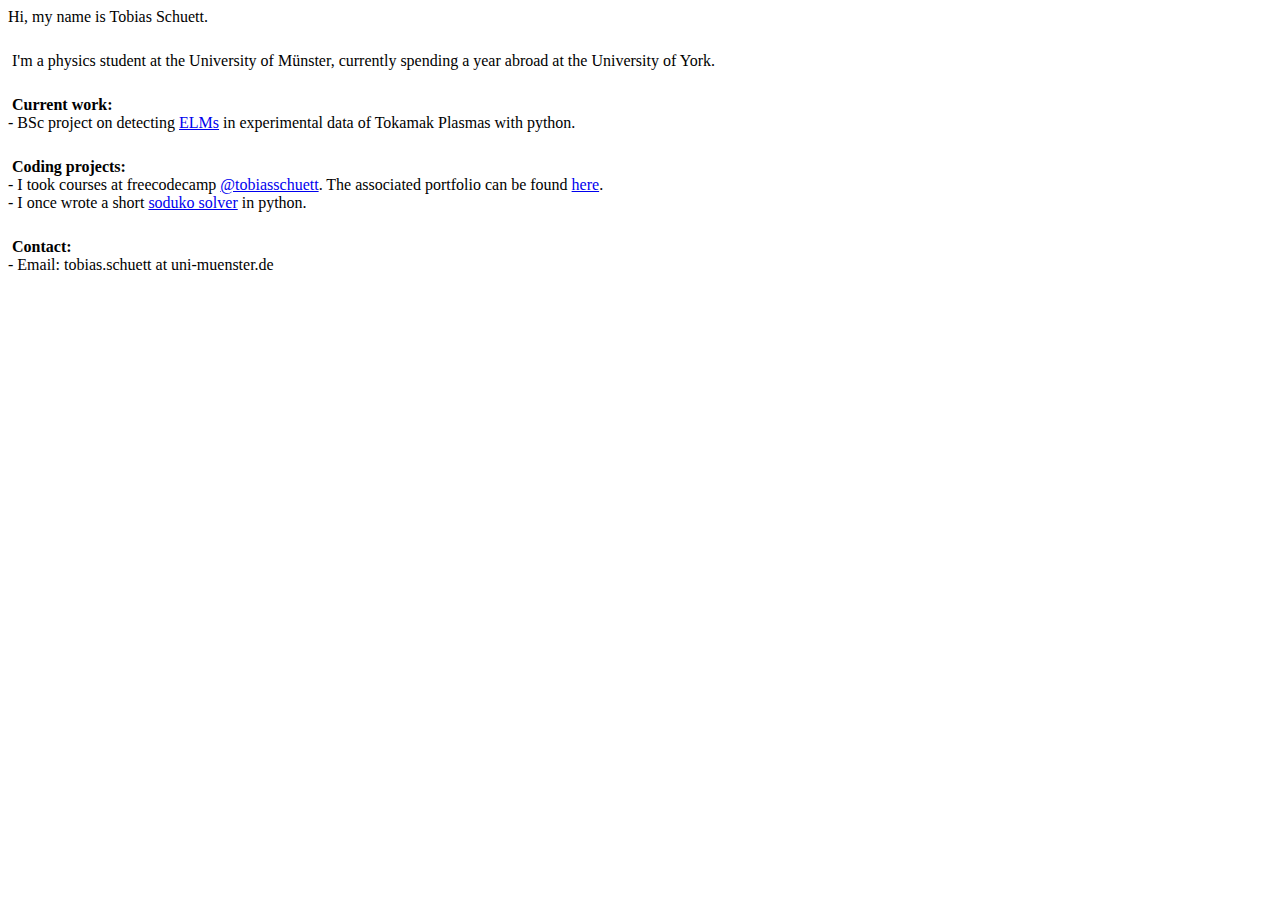
<file: index.html>
<!DOCTYPE html>
<html>
<head>
    <meta charset="utf-8"/>
    <title>Tobias Schuett</title>
    <meta name="viewport" content="width=device-width, initial-scale=1">
</head>
<body>
    Hi, my name is Tobias Schuett. <br>
    <img vspace=20>
    I'm a physics student at the University of Münster, currently spending a year abroad at the University of York. <br>
    <img vspace=20>
    <b>Current work: </b><br>
    - BSc project on detecting <a href="https://en.wikipedia.org/wiki/Edge-localized_mode">ELMs</a> in experimental data of Tokamak Plasmas with python. <br>
    <img vspace=20>
    <b>Coding projects: </b><br>
    - I took courses at freecodecamp <a href="https://www.freecodecamp.org/tobiasschuett">@tobiasschuett</a>. The associated portfolio can be found
    <a href="https://tobiasschuett.github.io/fcc.html">here</a>. <br>
    - I once wrote a short <a href="https://github.com/tobiasschuett/Soduko">soduko solver</a> in python.<br>
    <img vspace=20>
    <b>Contact: </b><br>
    - Email: tobias.schuett at uni-muenster.de <br>



</body>
</html>
</file>
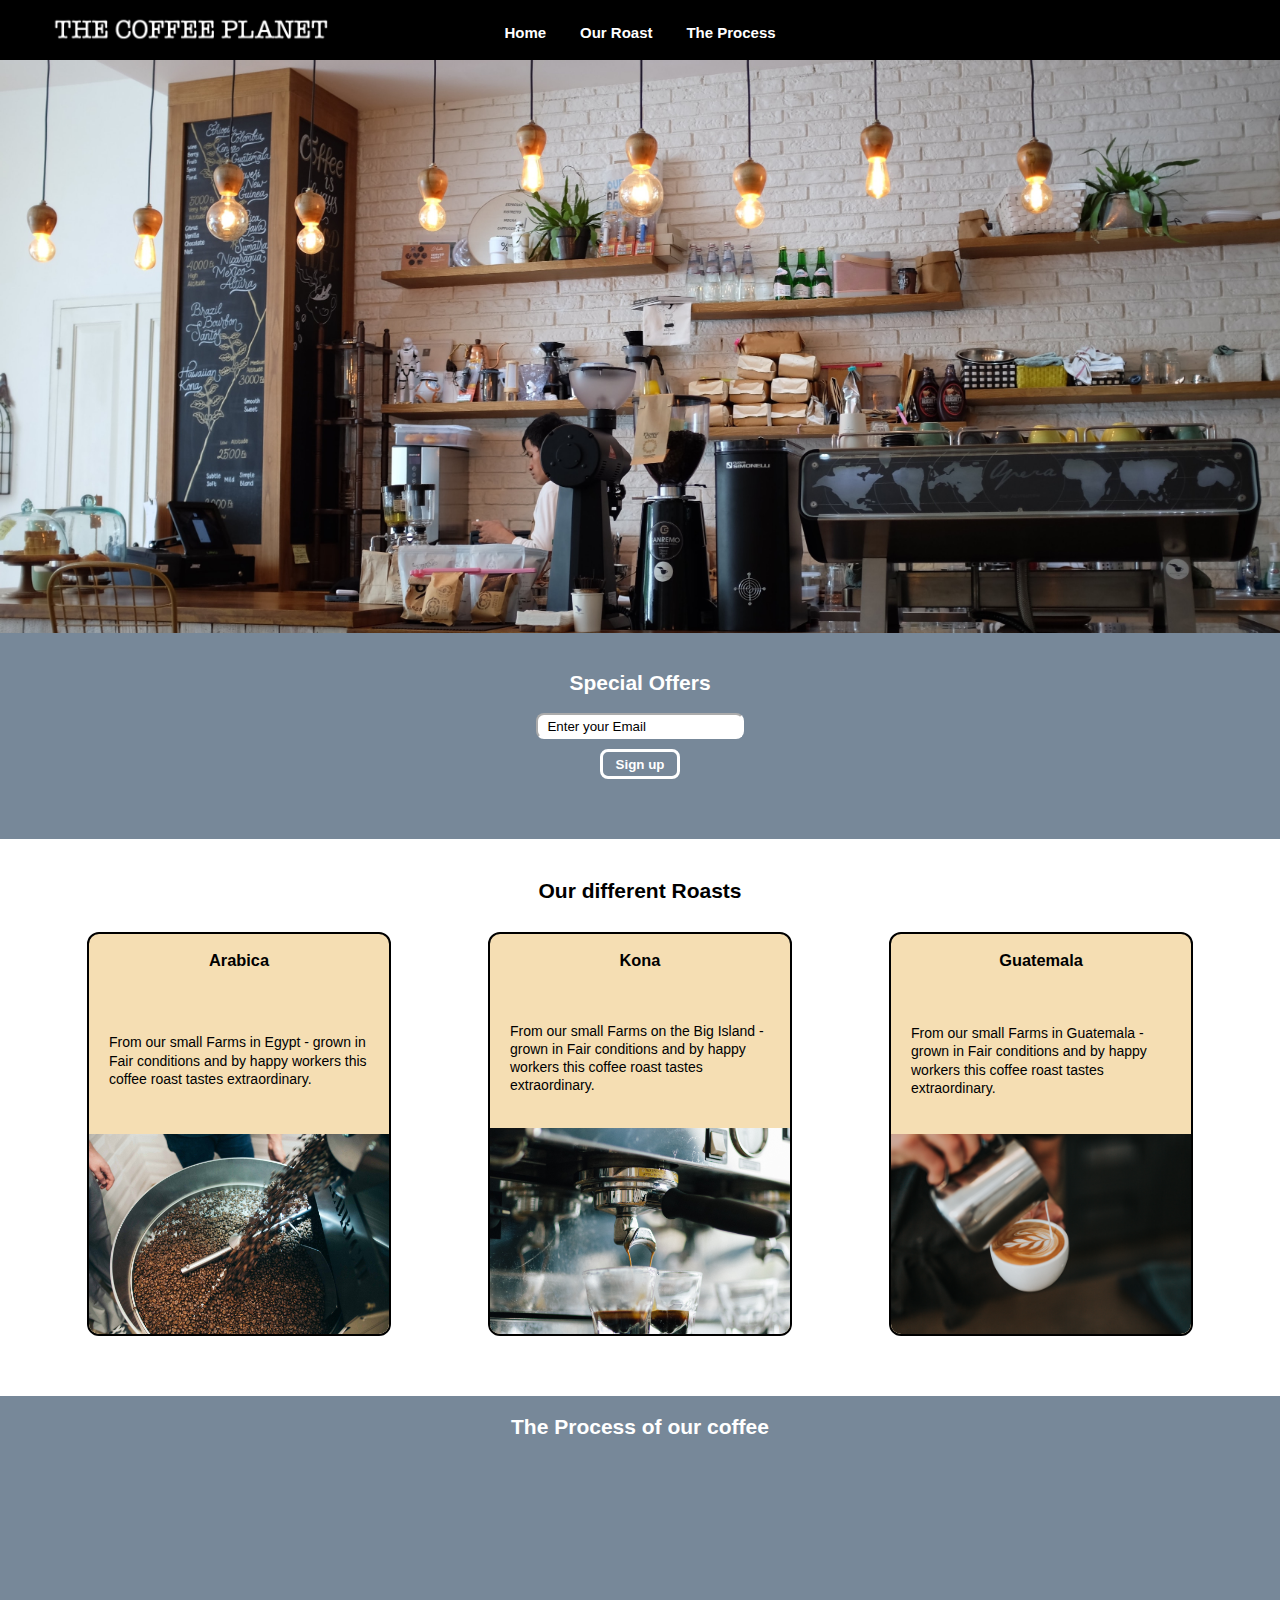
<file: productlandingpage.html>
<!DOCTYPE html>
<html>
<head>
    <meta charset="utf-8"/>
    <title>product landing page</title>
    <meta name="viewport" content="width=device-width, initial-scale=1">
    <link rel="stylesheet" type="text/css" media="screen" href="productlandingpage.css" />
</head>
<body>
    <script src="https://cdn.freecodecamp.org/testable-projects-fcc/v1/bundle.js"></script>
    <header id="header">
        <img id="header-img" src="coffeeplanetlogo.png">
        <nav id="nav-bar">
            <a class="nav-link" href="#home">Home</a>
            <a class="nav-link" href="#ourroast">Our Roast</a>
            <a class="nav-link" href="#story">The Process</a>
        </nav>    
    </header>
    <main>

        <span id="home">
          <img id="homeimage" src="coffeehouse2.jpg"><br>
           <h2>Special Offers</h2>
           <form id="form" action="https://www.freecodecamp.com/email-submit" method="GET">
               <label id="email-label" for="email">
                    <input id="email" name="email" type="email" placeholder="  Enter your Email" required>
               </label>
               <input id="submit" type="submit" value="Sign up">
           </form>
           
        </span>
        
        <span id="ourroast">
            <h2>Our different Roasts</h2>
            <span id="cardcontainer">
            <div id="arabica">
                <h3>Arabica</h3>
                <p>From our small Farms in Egypt - grown in Fair conditions and by happy workers this coffee roast tastes extraordinary.</p>
                <img id="arabicapic" src="coffeeproduction.jpg">
            </div>
            <div id="kona">
                <h3>Kona</h3>
                <p>From our small Farms on the Big Island - grown in Fair conditions and by happy workers this coffee roast tastes extraordinary.</p>
                <img id="konapic" src="coffeeproduction2.jpg">
            </div>
            <div id="guatemala">
                <h3>Guatemala</h3>
                <p>From our small Farms in Guatemala - grown in Fair conditions and by happy workers this coffee roast tastes extraordinary.</p>
                <img id="guatemalapic" src="coffeeproduction3.jpg">
            </div>
            </span>
            <div id="story">
                <h2>The Process of our coffee</h2>
                    <iframe id="video" src="https://www.youtube.com/embed/6Lz6Hw320bs" width="560" height="315" frameborder="0" style="border:0" allowfullscreen>
                    </iframe>
            </div>
        </span>

    </main>
    <footer>

    </footer>
</body>
</html>
</file>
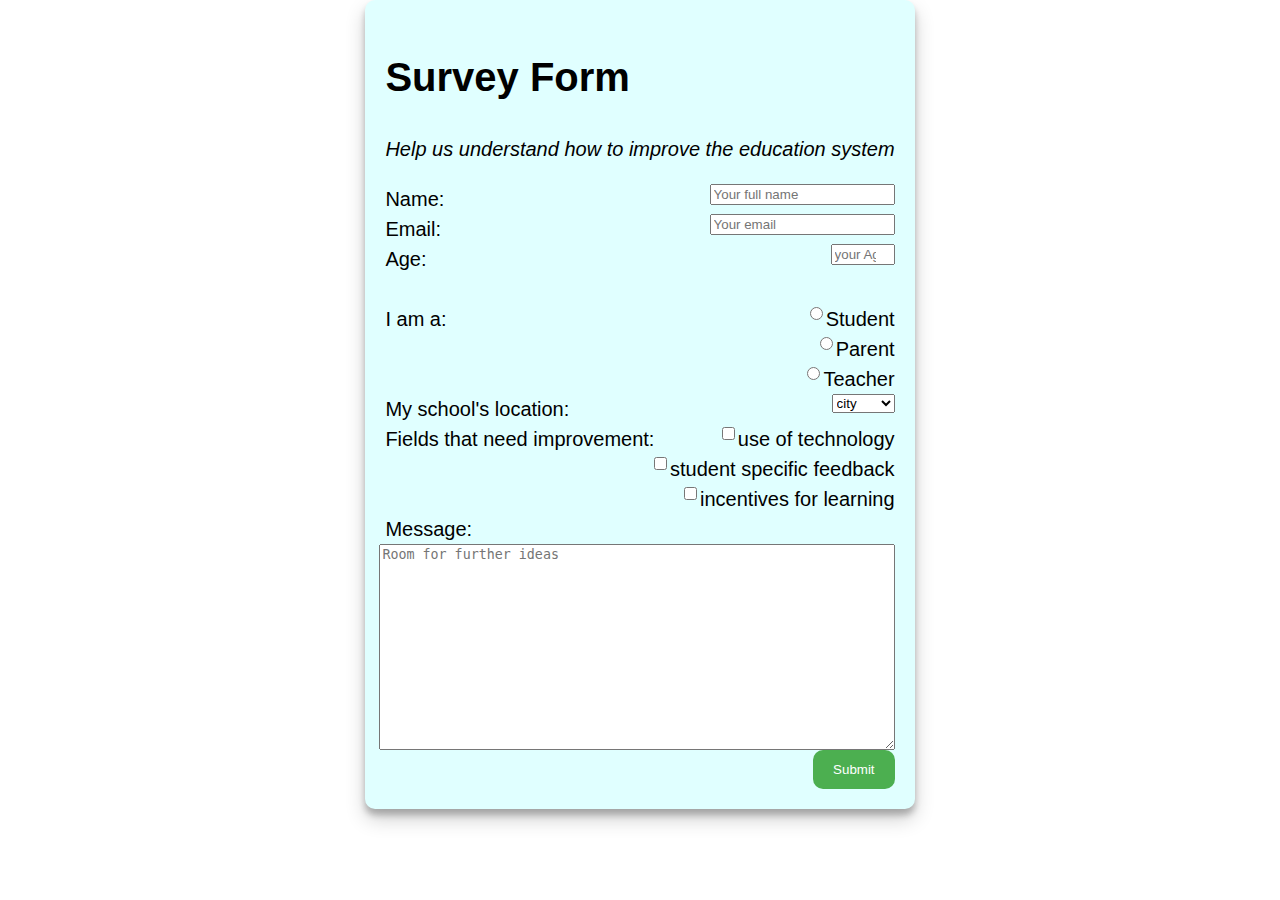
<file: surveyform.html>
<!DOCTYPE html>
<html>
    <head>
        <meta charset="utf-8" />
        <title>Survey Form</title>
        <meta name="viewport" content="width=device-width, initial-scale=1">
        <link rel="stylesheet" type="text/css" media="screen" href="surveyform.css"/>      
    </head>
    <body>
            <script src="https://cdn.freecodecamp.org/testable-projects-fcc/v1/bundle.js"></script>
        <main>
            <div id="container">
            <h1 id="title">Survey Form</h1>
            <p id="description">Help us understand how to improve the education system</p>
            <form id="survey-form">
                <label id="name-label" for="name">Name:  
                <input id="name" type="text" placeholder="Your full name" required></label> <br>

                <label id="email-label" for="email">Email:  
                <input id="email" type="email" placeholder="Your email" required></label> <br>

                <label id="number-label" for="number">Age:      
                <input id="number" type="number" placeholder="your Age" min="1" max="100" required></label> <br><br>

                <div class="radio">
                    I am a:
                    <label for="student"> 
                    <span id="answer">Student</span><input id="student" type="radio" name="student-parent-teacher" value="attribute">
                    </label> <br>
                    <label for="parent"> 
                    <span id="answer">Parent</span><input id="parent" type="radio" name="student-parent-teacher" value="attribute">
                    </label> <br>
                    <label for="teacher"> 
                    <span id="answer">Teacher</span><input id="teacher" type="radio" name="student-parent-teacher" value="attribute">
                    </label> <br>
                </div>

                <div id="dropdown">
                My school's location:
                <select id="location" name="location">
                        <option value="city">city</option>
                        <option value="suburb">suburb</option>
                        <option value="town">town</option>
                        <option value="rural">rural</option>
                </select> <br>
                </div>
                
                <div class="checkbox">
                    Fields that need improvement:
                    <label for="tech">
                            <span id="answer">use of technology</span><input id="tech" type="checkbox" name="tech-person-incentive" value="attribute">   
                    </label><br>
                    <label for="person">
                            <span id="answer">student specific feedback</span><input id="person" type="checkbox" name="tech-person-incentive" value="attribute">  
                    </label><br>
                    <label for="incent">
                            <span id="answer">incentives for learning</span><input id="incent" type="checkbox" name="tech-person-incentive" value="attribute"> 
                    </label><br>
                </div>
                <label for="Nachricht">Message:</label> <br>
                <textarea id="Nachricht" name="Nachricht" style="height:200px" placeholder="Room for further ideas"></textarea> <br>
                <button id="submit" type="submit">Submit</button><br>
            </form>
            </div>
        </main>
    </body>
</html>
</file>
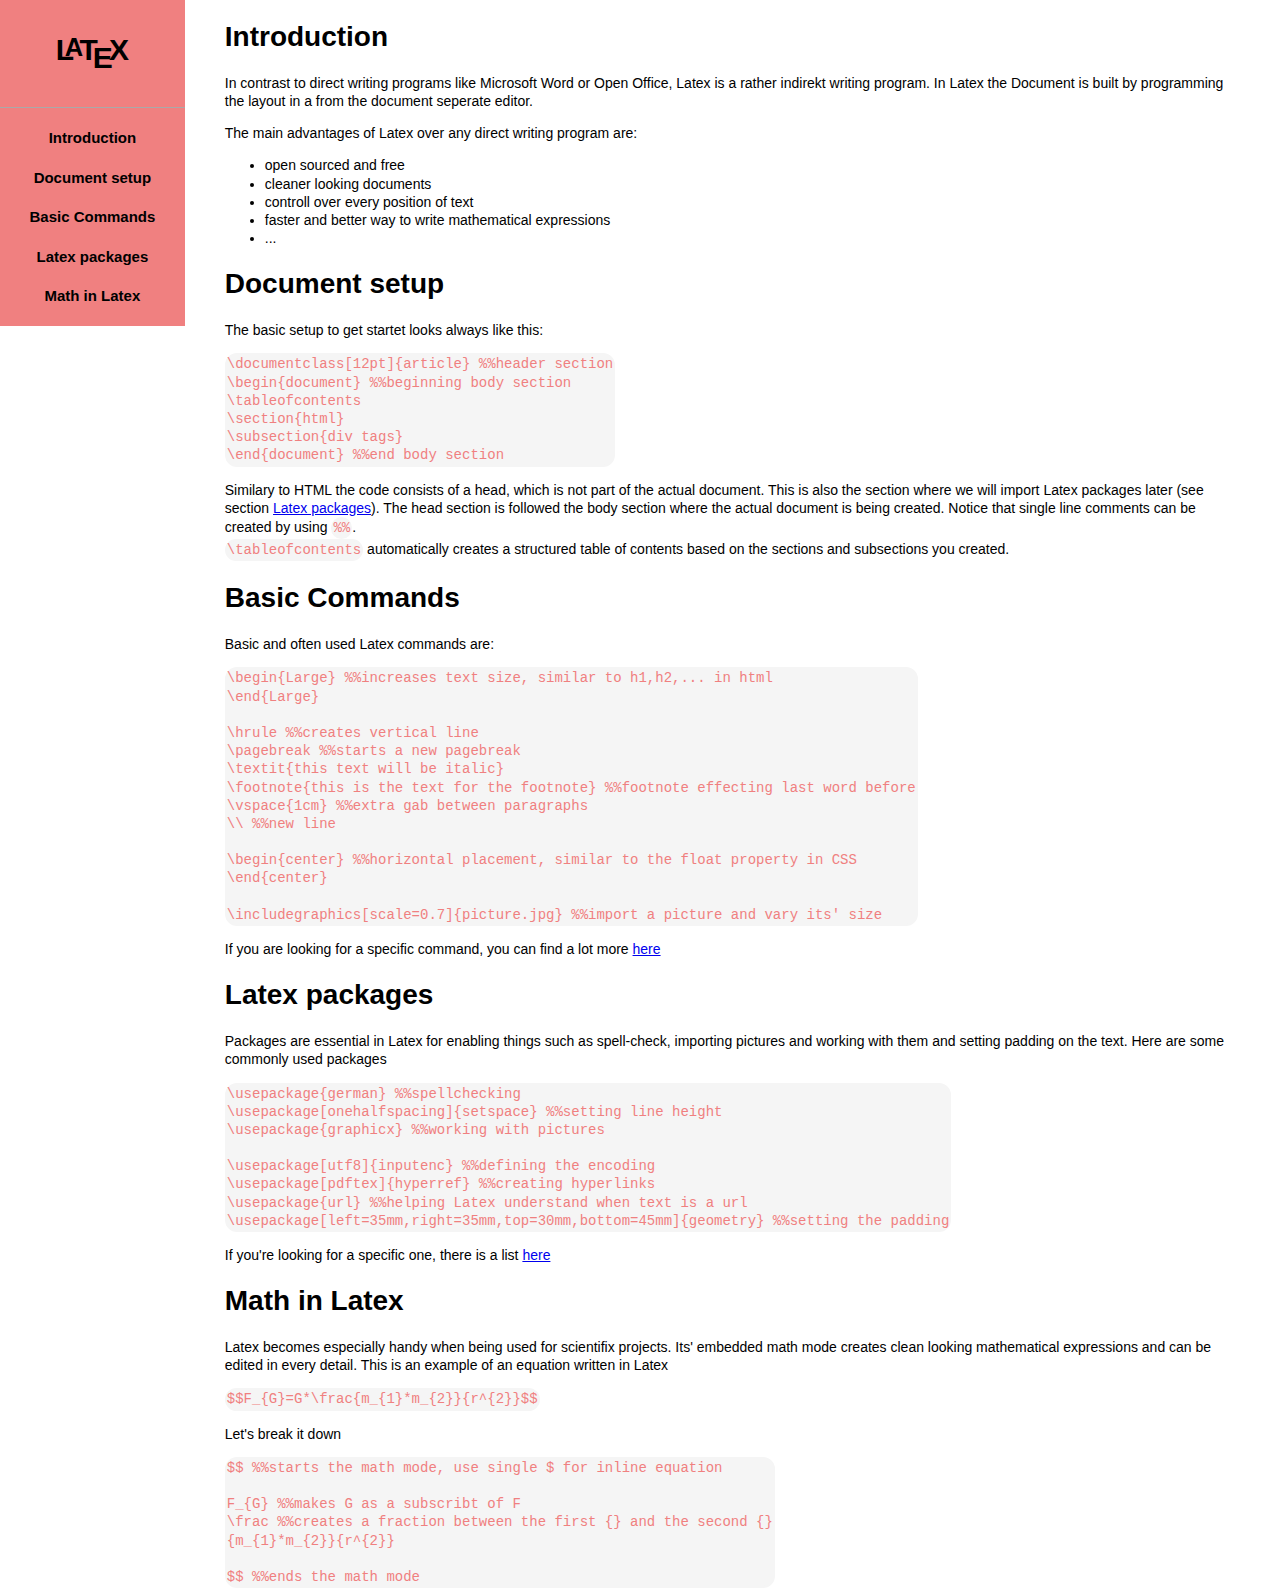
<file: techdocpage.html>
<!DOCTYPE html5>
<html>
<head>
    <meta charset="utf-8"/>
    <title>Technical Documentation Page</title>
    <meta name="viewport" content="width=device-width, initial-scale=1">
    <link rel="stylesheet" type="text/css" media="screen" href="techdocpage.css" />
</head>
<body>
    <script src="https://cdn.freecodecamp.org/testable-projects-fcc/v1/bundle.js"></script>
    <nav id="navbar">
        <header id="navheader"><h1><span class="latex">L<sup>a</sup>T<sub>e</sub>X</span></h1></header>
        <a id="Introduction-link" class="nav-link" href="#Introduction">Introduction</a>
        <a id="Document_setup-link" class="nav-link" href="#Document_setup">Document setup</a>
        <a id="Basic_commands-link" class="nav-link" href="#Basic_commands">Basic Commands</a>
        <a id="Latex_packages-link" class="nav-link" href="#Latex_packages">Latex packages</a>
        <a id="Math_in_Latex-link" class="nav-link" href="#Math_in_Latex">Math in Latex</a> 
    </nav>
    <main id="main-doc">
        <section id="Introduction" class="main-section"> 
            <header>
                <h1>Introduction</h1>
            </header>
            <p>
                In contrast to direct writing programs like Microsoft Word or Open Office, Latex is a rather indirekt writing program.
                In Latex the Document is built by programming the layout in a from the document seperate editor.
            </p>
            <p>The main advantages of Latex over any direct writing program are:</p>
            <ul>
                <li>open sourced and free</li>
                <li>cleaner looking documents</li>
                <li>controll over every position of text</li>
                <li>faster and better way to write mathematical expressions</li>
                <li>...</li>
            </ul>
        </section>
        <section id="Document_setup" class="main-section"> 
                <header>
                    <h1>Document setup</h1> 
                </header>
                <p>The basic setup to get startet looks always like this:</p>
                <div class="codecontainer">
                <code>
                    \documentclass[12pt]{article} %%header section <br>
                    \begin{document}  %%beginning body section<br>
                    \tableofcontents  <br>
                    \section{html}   <br>
                        \subsection{div tags}   <br>
                    \end{document}    %%end body section<br>
                </code>
                </div>
                <p>Similary to HTML the code consists of a head, which is not part of the actual document. This is also the section where we 
                    will import Latex packages later (see section <a id="Latex_packages-linkintext" href="#Latex_packages">Latex packages</a>).
                    The head section is followed the body section where the actual document is being created. Notice that single line comments can be created 
                    by using <span class="codecontainer"><code>%%</code></span>.<br>
                    <span class="codecontainer"><code>\tableofcontents</code></span> automatically creates a structured table of contents based on
                    the sections and subsections you created. 
                </p>
        </section>
        <section id="Basic_commands" class="main-section">
                <header>
                    <h1>Basic Commands</h1>
                </header>
                <p>Basic and often used Latex commands are:</p>
                <div class="codecontainer">
                <code>
                    \begin{Large} %%increases text size, similar to h1,h2,... in html <br>
                    \end{Large} <br><br>

                    \hrule %%creates vertical line <br>
                    \pagebreak  %%starts a new pagebreak <br>
                    \textit{this text will be italic} <br>
                    \footnote{this is the text for the footnote} %%footnote effecting last word before <br>
                    \vspace{1cm} %%extra gab between paragraphs <br>
                    \\ %%new line <br><br>

                    \begin{center} %%horizontal placement, similar to the float property in CSS <br>
                    \end{center} <br><br>

                    \includegraphics[scale=0.7]{picture.jpg} %%import a picture and vary its' size <br>
                </code>
                </div>
                <p>If you are looking for a specific command, you can find a lot more <a href="https://en.wikibooks.org/wiki/LaTeX">here</a></p>    
        </section>
        <section id="Latex_packages" class="main-section"> 
                <header>
                    <h1>Latex packages</h1>
                </header>   
                <p>Packages are essential in Latex for enabling things such as spell-check, 
                    importing pictures and working with them and setting padding on the text.
                    Here are some commonly used packages</p>
                    <div class="codecontainer">
                    <code>
                            \usepackage{german} %%spellchecking <br>
                            \usepackage[onehalfspacing]{setspace} %%setting line height <br>
                            \usepackage{graphicx} %%working with pictures <br><br>
                            
                            \usepackage[utf8]{inputenc} %%defining the encoding <br>
                            \usepackage[pdftex]{hyperref} %%creating hyperlinks <br>
                            \usepackage{url} %%helping Latex understand when text is a url <br>
                            \usepackage[left=35mm,right=35mm,top=30mm,bottom=45mm]{geometry} %%setting the padding <br>
                    </code>
                    </div>
                <p>If you're looking for a specific one, there is a list <a href="https://en.wikibooks.org/wiki/LaTeX">here</a></p>
        </section>
        <section id="Math_in_Latex" class="main-section"> 
                <header>
                    <h1>Math in Latex</h1>
                </header>
                <p>Latex becomes especially handy when being used for scientifix projects. Its' embedded math mode creates 
                    clean looking mathematical expressions and can be edited in every detail.
                    This is an example of an equation written in Latex</p>
                <div class="codecontainer">   
                <code>
                        $$F_{G}=G*\frac{m_{1}*m_{2}}{r^{2}}$$
                </code>
                </div> 
                <p>Let's break it down</p>
                <div class="codecontainer">
                <code>
                        $$ %%starts the math mode, use single $ for inline equation <br><br>
                        F_{G} %%makes G as a subscribt of F <br>
                        \frac %%creates a fraction between the first {} and the second {} <br>
                        {m_{1}*m_{2}}{r^{2}} <br><br>
                        $$ %%ends the math mode <br>
                </code>
                </div>
        </section>
    </main>
</body>
</html>
</file>
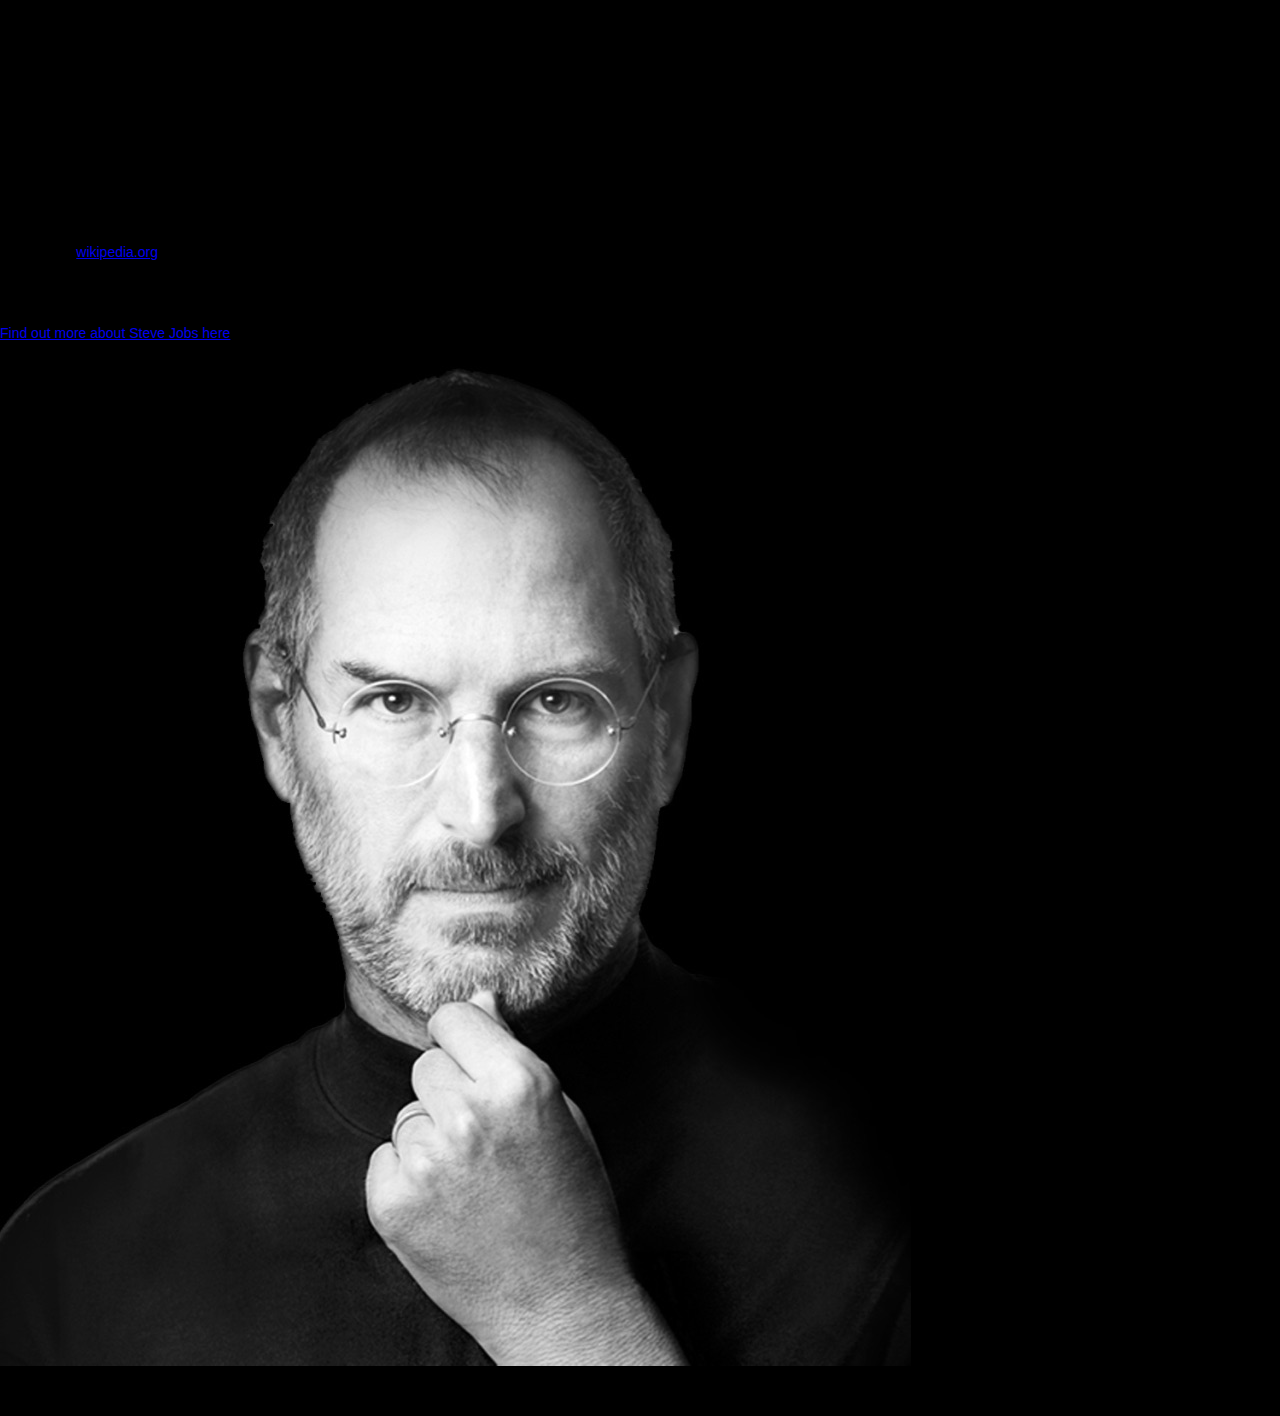
<file: tributepage.html>
<!DOCTYPE html>
<html>         
<head>
    <meta charset="utf-8" />
    <title>Steve Jobs Tribute page</title>
    <meta name="viewport" content="width=device-width, initial-scale=1">
    <link rel="stylesheet" type="text/css" media="screen" href="main.css" />
    
</head>
<body>
    <script src="https://cdn.freecodecamp.org/testable-projects-fcc/v1/bundle.js"></script>
    <div id="main">
        <div id="left">
                    <h1 id="title">Steve Paul Jobs </h1>
                    <div id="tribute-info">
                        <p>February, 1955 - 5 October, 2011</p>
                        <p>Steven Paul Jobs was an American business magnate and investor. He was the chairman, 
                            chief executive officer (CEO), and co-founder of Apple Inc.; chairman and majority shareholder of Pixar; 
                            a member of The Walt Disney Company's board of directors following its acquisition of Pixar; 
                            and the founder, chairman, and CEO of NeXT. Jobs is widely recognized as a pioneer of the microcomputer 
                            revolution of the 1970s and 1980s, along with Apple co-founder Steve Wozniak.</p>
                        <p>Jobs was born in San Francisco, California, and put up for adoption. 
                            He was raised in the San Francisco Bay Area. He attended Reed College in 1972 before dropping
                            out that same year, and traveled through India in 1974 seeking enlightenment and studying Zen Buddhism. 
                            His declassified FBI report states that he used marijuana and LSD while he was in college, 
                            and once told a reporter that taking LSD was "one of the two or three most important things" 
                            he had done in his life.</p>
                        <p>source text: <a id="infosrc" href="https://en.wikipedia.org/wiki/Steve_Jobs" target="_blank">wikipedia.org</a></p>    
                    </div>
                    <h2>"If you haven't found what you want to do yet, keep looking. - Don't Settle"</h2>
                    <a id="tribute-link" href="https://en.wikipedia.org/wiki/Steve_Jobs" target="_blank">Find out more about Steve Jobs here </a>
        </div> 
        <div id="img-div">
                <img  id="image" src="stevejobs.jpg" alt="Steve Jobs">
                <div id="img-caption"><p>Steve Jobs: Apple's Mastermind &copy;Apple</p></div>
        </div>
         
    </div>
</body>
</html>
</file>
<file: productlandingpage.css>
html {
    -webkit-font-smoothing: antialiased;
}
body {
    font-family: "Helvetica Neue", Helvetica;
    margin: 0px;
    font-size: 14px;
    line-height: 1.3;
}
header {
    position: fixed;
    top: 0;
}
#header-img {
    position: fixed;
    left: 50px;
    z-index: 2;
}
nav {
    background-color: black;
    position: fixed;
    overflow: hidden;
    text-align: center;
    top: 0;
    height: 60px;
    width: 100%;
    z-index: 1;
}
nav a {
    color: white;
    text-decoration: none;
    display: inline-block;
    font-size: 15px;
    font-weight: 600;
    padding: 23px 15px 23px 15px;
}
main {
    margin: 60px 0px 0px 0px;
    
}
#home {
    background-color: lightslategray;
    padding: 0px 0px 50px 0px;
    display: flex;
    flex-direction: column;
    width: 100%;
    height: auto;
    color: white;
    align-items: center;
}
#home form,#home h2 {
    display: flex;
    flex-direction: column;
    align-items: center;
}
#homeimage {
    width: 100%;
    height: auto;
}
#submit {
    background-color: lightslategray;
    color: white;
    font-weight: 600;
    border: 3px solid white;
    border-radius: 8px;
    width: 80px;
    height: 30px;
    margin: 10px 0px 10px 0px; 
}
#submit:hover {
    background-color: white;
    color: black;
}
#email {
    border-radius: 8px;
    height: 20px;
    width: 200px;
    border-color: white;
    border-width: 2px 2px 2px 2px;
}
::placeholder { /* Firefox, Chrome, Opera */ 
    color: black;
}
#arabica, #kona, #guatemala {
    width: 300px;
    height: 400px;
    background-color: wheat;
    border: 2px solid black;
    border-radius: 12px;
    margin: 10px 10px 10px 10px;
    display: flex;
    flex-direction: column;
    align-items: center;
    justify-content: space-between;
    overflow: hidden;
}
#arabica p, #kona p, #guatemala p{
    padding: 20px 20px 20px 20px;
}
#ourroast {
    width: 100%;
    margin-top: 20px;
    display: flex;
    flex-direction: column;
    align-items: center;
}
#cardcontainer {
    width: 100%;
    height: auto;
    /*margin-top: 50px; */
    display: flex;
}
#story {
    display: flex;
    flex-direction: column;
    align-items: center;
    margin: 50px 0px 0px 0px;
    width: 100%;
    height:400px;
    background-color: lightslategray;
    color: white;
}
#arabicapic, #konapic, #guatemalapic {
    width: 100%;
    height: auto;
    border-bottom-left-radius: 10px;
    border-bottom-right-radius: 10px;
}
footer {
    background-color: white;
    color: black;
    width: 100%;
    height: 10vh;
    padding: 10px 10px 10px 10px;
    text-align: center;
}
#mobilemenu {
    position: fixed;
    right: 0;
    top: 10px;
    width: 100px;
    height: 40px;
    background-color: black;
    display: flex;
    flex-direction: column;
    align-items: center;
    justify-content: space-evenly;
}
.bar {
    width: 45px;
    height: 5px;
    background-color: white;
}
@media screen and (min-width: 0px) and (max-width: 950px) {
    #cardcontainer {
        flex-direction: column;
        align-items: center;
    }
    #video {
        width: 80%;
        height: 315px;
    }
    #mobilemenu {
        visibility: visible;
    }
    nav a {
        visibility: hidden;
    }
    #header-img {
        width: auto;
        height: 20px;
        top: 20px;
    }
}
@media screen and (min-width: 951px) and (max-width: 10000px) {
    #cardcontainer {
        flex-direction: row;
        justify-content: space-evenly;
    }
    #video {
        width: 560px;
        height: 315px;
    }
    #mobilemenu {
        visibility: hidden;
    }
    nav a {
        visibility: visible;
    }
    #header-img {
        width: auto;
        height: 30px;
        top: 15px;
    }
}
</file>
<file: surveyform.css>
html {
    -webkit-font-smoothing: antialiased;
}
body {
    margin: 0;
    font-family: "Helvetica Neue", Helvetica, Arial;
    font-size: 15pt;
    line-height: 1.5;
    display: flex;
    justify-content: center;
}
#container {
    padding: 20px;
    background-color: lightcyan;
    border-radius: 10px;
    box-shadow: 0 10px 20px rgba(0,0,0,0.19), 0 6px 6px rgba(0,0,0,0.23);
    display: inline-block;
    
}
#name, #email, #number, #student, #parent, #teacher, #location, #tech, #person, #incent, #Nachricht, #answer, #submit {
  float: right;
}
#Nachricht {
    width: 100%;
    resize: vertical;
}
#description {
    font-style: italic;
}
button[type=submit] {
    background-color: #4CAF50;
    color: white;
    padding: 12px 20px;
    border: none;
    border-radius: 10px;
    cursor: pointer;
}
button[type=submit]:hover {
    background-color: #45a049; 
}
</file>
<file: techdocpage.css>
html {
    -webkit-font-smoothing: antialiased;
}
body {
    display: flex;
    margin: 0;
    font-family: "Helvetica Neue", Helvetica;
    font-size: 14px;
    line-height: 1.3;
}
#navbar {
    display: flex;
    flex-direction: column;
}
.nav-link, #navheader {
    padding: 10px 0px 10px 0px;
    background-color: lightcoral;
    text-decoration: none;
    text-align: center;
    font-size: 15px;
    font-weight: 600;
    color: black
}
.nav-link:hover {
    color: white;
}
#navheader {
    border-bottom: 1px solid darkgray;
}
#Math_in_Latex-link {
    padding: 10px 0px 20px 0px;
}
#Introduction-link {
    padding: 20px 0px 10px 0px;
}
.codecontainer {
    display: inline-block;
    border: 2px solid whitesmoke;
    border-radius: 12px;
    color: lightcoral;
    background-color: whitesmoke;
}
@media screen and (min-width: 0px) and (max-width: 950px) {
    body {
        flex-direction: column;
    }
    #navbar {
        width: 100%;
        margin: 0px;
    }
    main {
        margin: 0px 30px 0px 30px;
    }
}
@media screen and (min-width: 951px) and (max-width: 10000px) {
    body {
        flex-direction: row;
    }
    #navbar {
        width: 30%;
        margin: 0px 40px 0px 0px;
    }
    main {
        margin: 0px 50px 0px 0px;
    }
}

/* the following for the word Latex in the navheader */
.tex sub, .latex sub, .latex sup {
    text-transform: uppercase;
  }

  .tex sub, .latex sub {
    vertical-align: -0.5ex;
    margin-left: -0.1667em;
    margin-right: -0.125em;
  }

  .tex, .latex, .tex sub, .latex sub {
    font-size: 1em;
  }

  .latex sup {
    font-size: 0.85em;
    vertical-align: 0.15em;
    margin-left: -0.36em;
    margin-right: -0.15em;
  }
</file>
<file: main.css>
html {
    -webkit-font-smoothing: antialiased;
}
body {
    font-family: "Helvetica Neue", Helvetica;
    margin: 0px;
    font-size: 14px;
    line-height: 1.3;
    background-color: black; 
}
nav {
    background-color: black;
    position: fixed;
    overflow: hidden;
    top: 0;
    width: 100%;
    height: 60px;
    text-align: center;
}
nav a {
    color: white;
    display: inline-block;
    text-decoration: none;
    font-size: 15px;
    font-weight: 600;
    padding: 23px 25px 23px 25px;
}
nav #navitem:hover {
    color: gray;
}
main {
   display: flex;
   padding: 60px 0vh 0vh 0vh;
   flex-direction: column;
   align-items: center;
}
.box {
    /*border-radius: 14px;
    box-shadow: 0 10px 20px rgba(0,0,0,0.19), 0 6px 6px rgba(0,0,0,0.23);*/
    width: 100%;
}
#welcome-section {
    background-color: lightcoral;
    height: 100vh;
    display: flex;
    flex-direction: column;
    align-items: center;
    justify-content: space-evenly;
}
#projects {
    background-color: lightblue;
    display: flex;
    flex-direction: column;
    align-items: center;
    justify-content: flex-start;
    height: 92vh;
    padding: 10vh 0vh 4vh 0vh;
}
#welcometop, #welcomebottom {
    display: flex;
    flex-direction: column;
    align-items: center;
}
#projects a, #welcome-section a {
    text-decoration: none;
    color: black;
}
#projects a:hover, #welcome-section a:hover {
    color: gray;
}
#profile-link, #twitterlink {
    text-decoration: none;
}
footer {
    background-color: lightblue;
    color: grey;
    width: 100%;
    height: 10vh;
    padding: 4vh 0vh 4vh 0vh;
    text-align: center;
}

#twitterlogo {
    width: 42px;
    height: auto;
}
#githublogo{
    width: 28px;
    padding: 0px 7px 0px 7px;
    height: auto;
}
#twitterlink, #githublink {
    display: flex;
    flex-direction: row;
    align-items: center;
}

.box h3 {
    text-align: center;
}

@media screen and (min-width: 0px) and (max-width: 750px) {
    .box {
        margin: 0px 30px 0px 30px;
    }
    .box h3 {
        margin: 0px 50px 0px 50px;
    }
    #welcomebottom {
        padding: 0px 0px 70px 0px;
    }
}
@media screen and (min-width: 751px) and (max-width: 10000px) {
    .box {
        margin: 0px 50px 0px 50px;
    }
}
i {
    border: solid black;
    border-width: 0 3px 3px 0;
    display: inline-block;
    padding: 10px;
  }
  .down {
    transform: rotate(45deg);
    -webkit-transform: rotate(45deg);
  }
 i:hover {
    border: solid gray;
    border-width: 0 4px 4px 0;
    display: inline-block;
    padding: 13px;
 } 
 #arrow {
     position: relative;
     animation-name: bounce;
     animation-duration: 3s;
     animation-iteration-count: infinite;
     animation-timing-function: ease-out;
 }
 @keyframes bounce {
    0% {
        top: 10px;
    }
    10% {
        top: 20px;
    }
    20% {
        top: 10px;
    }    
    30% {
        top: 20px;
    }
    40% {
        top: 10px;
    }
    100% {
        top: 10px;
    }
 }
 #welcometop h1 {
    animation-name: appear-h1;
    animation-duration: 3s;
    animation-timing-function: ease-in; 
 }
 @keyframes appear-h1 {
    0% {
        opacity: 0;
    }
    0% {
        opacity: 0;
    }
    20% {
        opacity: 1;
    }
    100% {
        opacity: 1;
    }
 }
 #welcometop h3 {
    animation-name: appear-h3;
    animation-duration: 3s;
    animation-timing-function: ease-in; 
 }
 @keyframes appear-h3 {
    0% {
        opacity: 0;
    }
    20% {
        opacity: 0;
    }
    40% {
        opacity: 1;
    }
    100% {
        opacity: 1;
    }
 }
 #twitterlink {
    animation-name: appear-twitter;
    animation-duration: 3s;
    animation-timing-function: ease-in;
 }
 @keyframes appear-twitter {
    0% {
        opacity: 0;
    }
    40% {
        opacity: 0;
    }
    60% {
        opacity: 1;
    }
    100% {
        opacity: 1;
    }
 }
 #githublink {
    animation-name: appear-github;
    animation-duration: 3s;
    animation-timing-function: ease-in;
 }
 @keyframes appear-github {
    0% {
        opacity: 0;
    }
    60% {
        opacity: 0;
    }
    80% {
        opacity: 1;
    }
    100% {
        opacity: 1;
    }
 }
 #welcomebottom h3 {
    animation-name: appear-bottom-h3;
    animation-duration: 3s;
    animation-timing-function: ease-in;
 }
 @keyframes appear-bottom-h3 {
    0% {
        opacity: 0;
    }
    80% {
        opacity: 0;
    }
    90% {
        opacity: 1;
    }
    100% {
        opacity: 1;
    }
 }
 #welcomebottom a {
    animation-name: appear-bottom-a;
    animation-duration: 3s;
    animation-timing-function: ease-in;
 }
 @keyframes appear-bottom-a {
    0% {
        opacity: 0;
    }
    90% {
        opacity: 0;
    }
    100% {
        opacity: 1;
    }
 }
</file>
